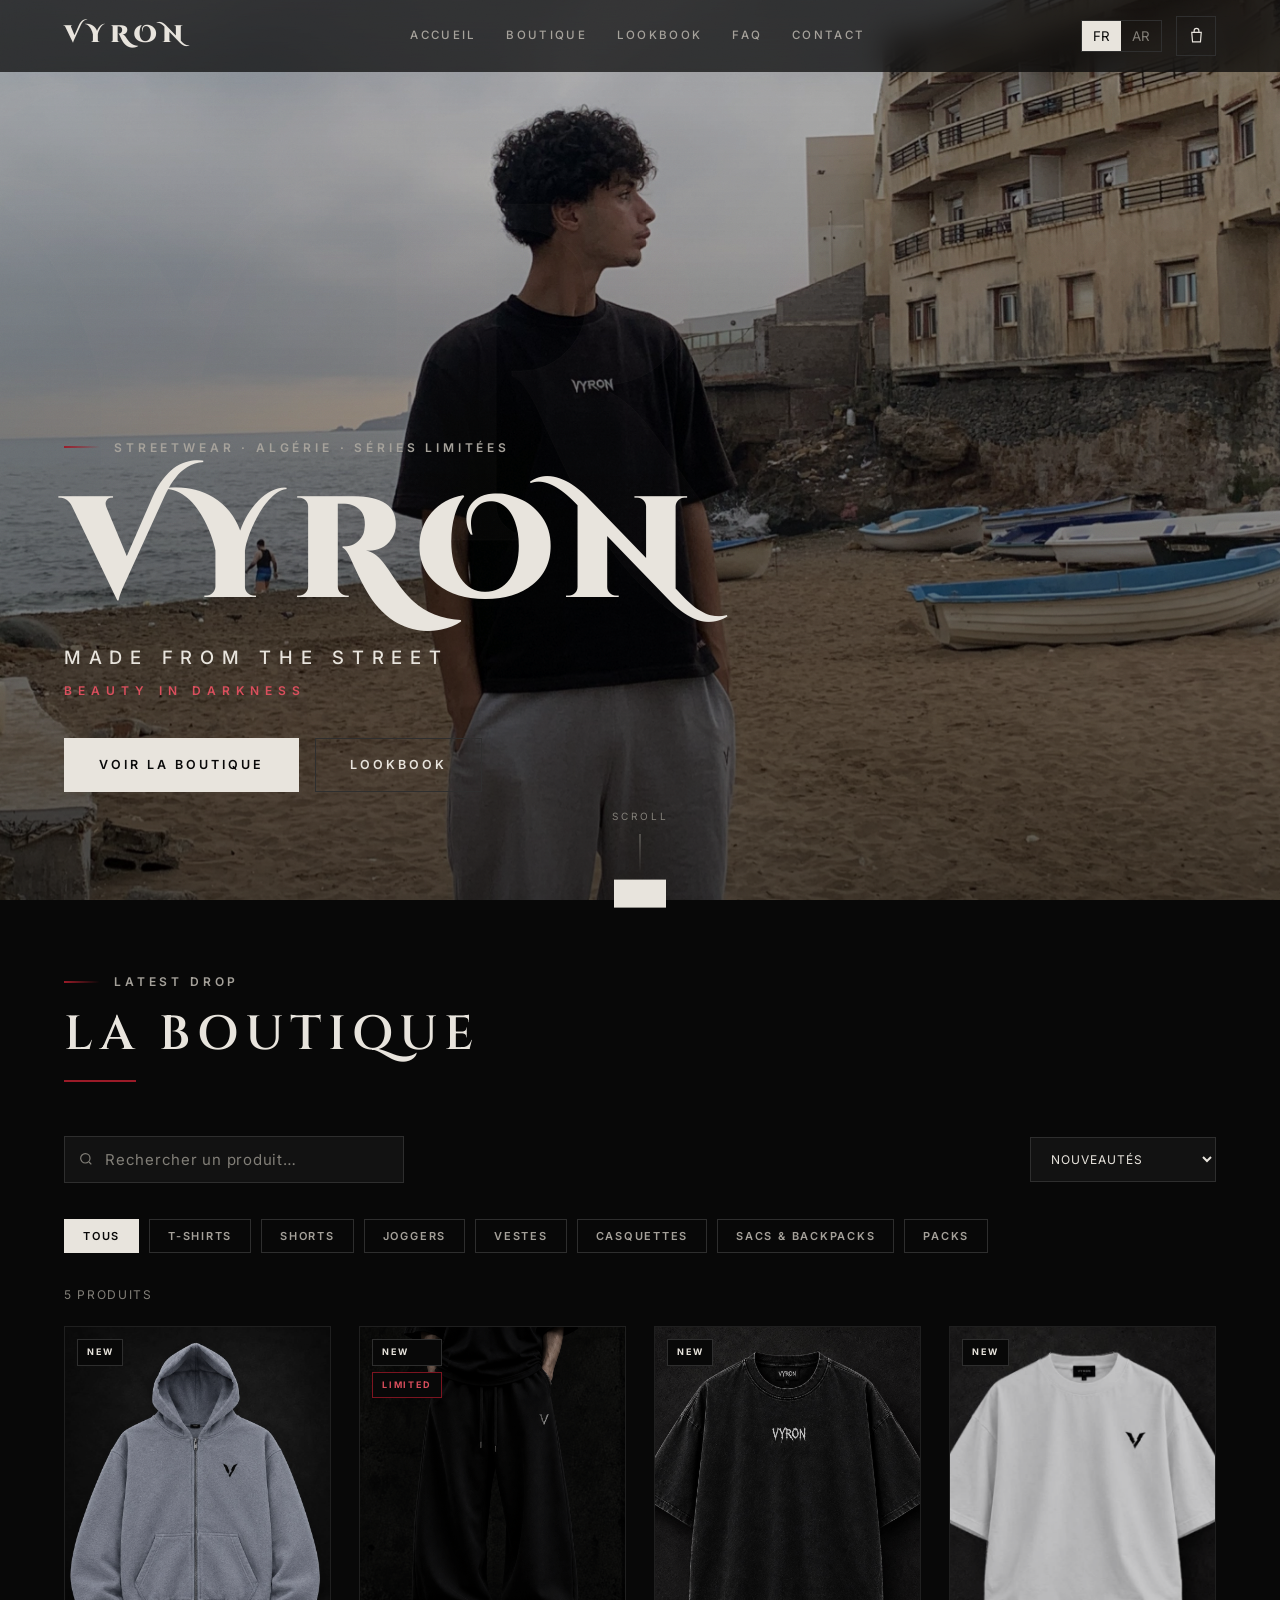
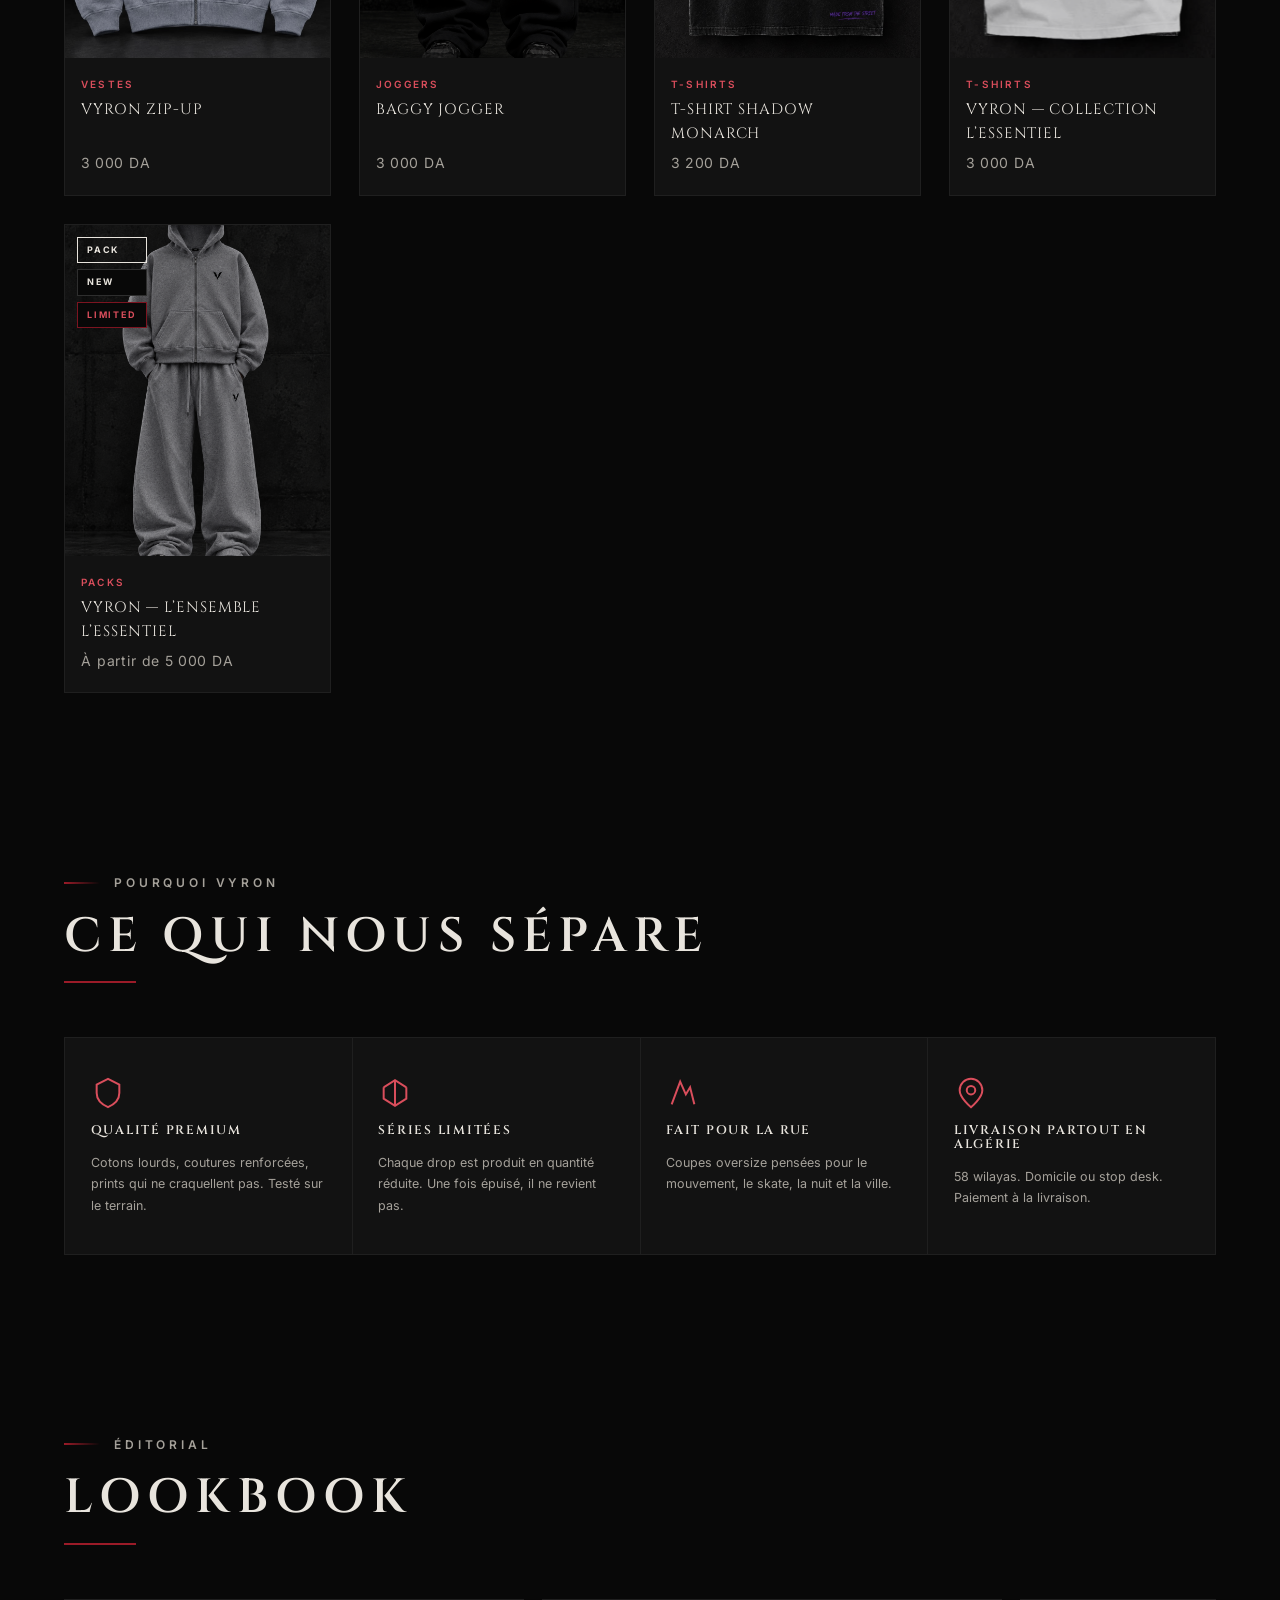
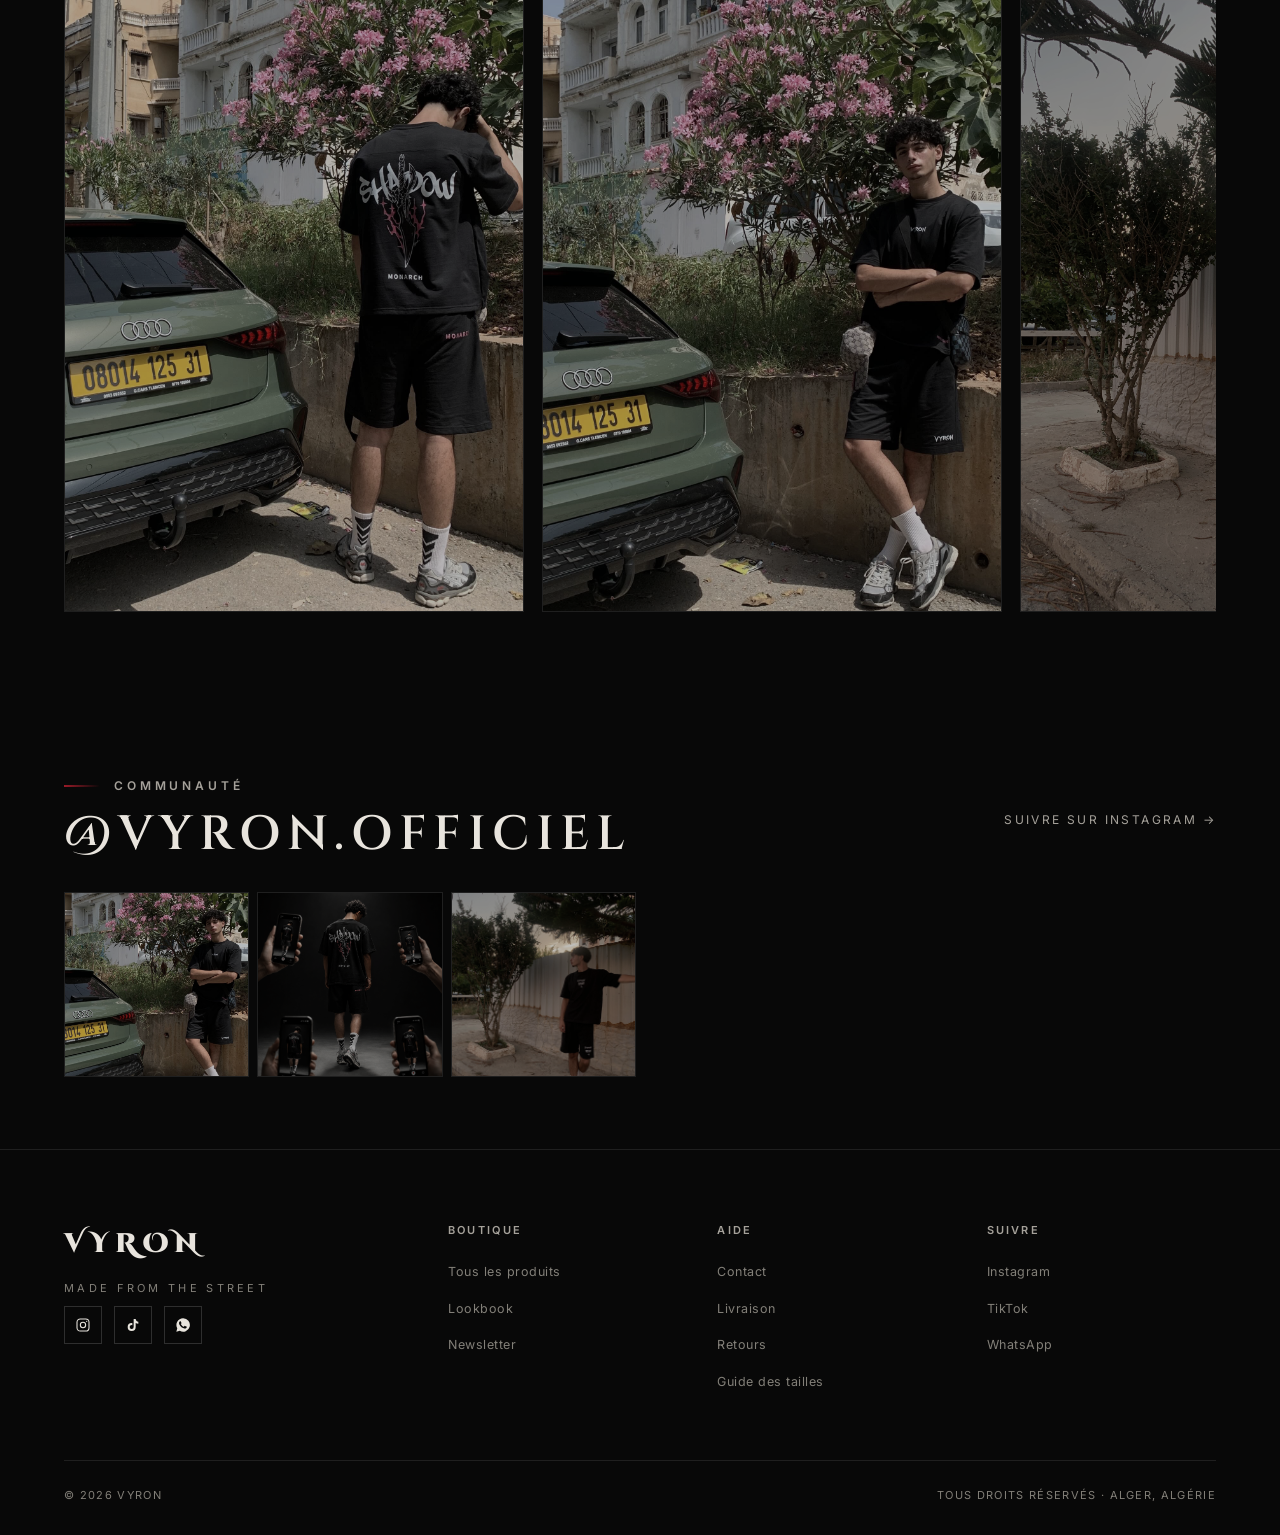
<file: index.html>
<!DOCTYPE html>
<html lang="fr" dir="ltr">
<head>
<meta charset="UTF-8" />
<meta name="viewport" content="width=device-width, initial-scale=1.0" />
<meta name="theme-color" content="#0a0a0a" />
<title>VYRON — Made From The Street</title>
<meta name="description" content="VYRON — Streetwear premium algérien. Beauty in Darkness. Séries limitées, qualité premium, livraison partout en Algérie." />

<!-- Fonts : Cinzel Decorative = logo / grands titres uniquement | Inter = tout le reste -->
<link rel="preconnect" href="https://fonts.googleapis.com" />
<link rel="preconnect" href="https://fonts.gstatic.com" crossorigin />
<link href="https://fonts.googleapis.com/css2?family=Cinzel+Decorative:wght@700;900&family=Cinzel:wght@500;600;700&family=Inter:wght@300;400;500;600;700&family=Noto+Kufi+Arabic:wght@400;600;700&display=swap" rel="stylesheet" />

<link rel="stylesheet" href="styles.css" />
</head>
<body>

<!-- ============ HEADER ============ -->
<header class="header" id="top">
  <div class="wrap">
    <a href="#top" class="logo" aria-label="VYRON — accueil">VYRON</a>

    <nav class="nav" aria-label="Navigation principale" data-nav></nav>

    <div class="header-actions">
      <div class="lang-toggle" role="group" aria-label="Choix de la langue">
        <button data-lang="fr" class="active" type="button">FR</button>
        <button data-lang="ar" type="button">AR</button>
      </div>
      <button class="icon-btn" data-open-cart type="button" aria-label="Ouvrir le panier">
        <svg viewBox="0 0 24 24" fill="none" stroke="currentColor" stroke-width="1.5" aria-hidden="true"><path d="M6 8h12l-1 12H7L6 8Z"/><path d="M9 8V6a3 3 0 0 1 6 0v2"/></svg>
        <span class="cart-badge" data-cart-count>0</span>
      </button>
      <button class="hamburger" data-toggle-menu type="button" aria-label="Ouvrir le menu" aria-expanded="false">
        <span></span><span></span><span></span>
      </button>
    </div>
  </div>
</header>

<!-- ============ MENU MOBILE ============ -->
<div class="mobile-menu" id="mobileMenu" data-mobile-nav></div>

<!-- ============ HERO ============ -->
<section class="hero" id="accueil">
  <div class="hero__bg" data-parallax></div>
  <div class="wrap hero__content">
    <p class="eyebrow" data-i18n="hero.eyebrow">Streetwear · Algérie · Séries limitées</p>
    <h1 class="display">VYRON</h1>
    <p class="tagline" data-i18n="hero.tagline">Made From The Street</p>
    <p class="subline" data-i18n="hero.subline">Beauty in Darkness</p>
    <div class="hero-cta">
      <a href="#boutique" class="btn btn--solid" data-i18n="hero.ctaShop">Voir la boutique</a>
      <a href="#lookbook" class="btn btn--ghost" data-i18n="hero.ctaLook">Lookbook</a>
    </div>
  </div>
  <div class="scroll-hint" aria-hidden="true"><span data-i18n="hero.scroll">Scroll</span></div>
</section>

<!-- ============ LATEST DROP / BOUTIQUE ============ -->
<section class="section section--tight" id="boutique">
  <div class="wrap">
    <div class="section-head reveal">
      <p class="eyebrow" data-i18n="shop.eyebrow">Latest Drop</p>
      <h2 data-i18n="shop.title">La boutique</h2>
    </div>

    <div class="shop-controls reveal">
      <div class="search-box">
        <svg viewBox="0 0 24 24" fill="none" stroke="currentColor" stroke-width="1.8" aria-hidden="true"><circle cx="11" cy="11" r="7"/><path d="m20 20-3.5-3.5"/></svg>
        <input type="search" data-search placeholder="Rechercher un produit…" aria-label="Rechercher un produit" />
      </div>
      <select class="sort-select" data-sort aria-label="Trier les produits">
        <option value="new" data-i18n="shop.sortNew">Nouveautés</option>
        <option value="price-asc" data-i18n="shop.sortAsc">Prix croissant</option>
        <option value="price-desc" data-i18n="shop.sortDesc">Prix décroissant</option>
      </select>
    </div>

    <div class="filter-pills reveal" data-filters></div>
    <p class="results-count" data-results-count></p>
    <div class="product-grid" data-product-grid></div>
    <p class="no-results" data-no-results hidden data-i18n="shop.noResults">Aucun produit ne correspond à ta recherche.</p>
  </div>
</section>

<!-- ============ WHY VYRON ============ -->
<section class="section" id="why">
  <div class="wrap">
    <div class="section-head reveal">
      <p class="eyebrow" data-i18n="why.eyebrow">Pourquoi VYRON</p>
      <h2 data-i18n="why.title">Ce qui nous sépare</h2>
    </div>
    <div class="why-grid" data-why></div>
  </div>
</section>

<!-- ============ LOOKBOOK ============ -->
<section class="section section--tight" id="lookbook">
  <div class="wrap">
    <div class="section-head reveal">
      <p class="eyebrow" data-i18n="lookbook.eyebrow">Éditorial</p>
      <h2 data-i18n="lookbook.title">Lookbook</h2>
    </div>
  </div>
  <div class="wrap">
    <div class="lookbook-scroll reveal" data-lookbook>
      
    </div>
  </div>
</section>

<!-- ============ INSTAGRAM / SOCIAL ============ -->
<section class="section section--tight" id="social">
  <div class="wrap">
    <div class="ig-head reveal">
      <div>
        <p class="eyebrow" data-i18n="ig.eyebrow">Communauté</p>
        <h2 style="margin-top:14px" data-i18n="ig.title">@vyron.officiel</h2>
      </div>
      <a href="#" data-social="instagram" target="_blank" rel="noopener" data-i18n="ig.follow">Suivre sur Instagram →</a>
    </div>
    <div class="ig-grid reveal" data-ig>
   
    </div>
  </div>
</section>



<!-- ============ FOOTER ============ -->
<footer class="footer" id="contact">
  <div class="wrap">
    <div class="footer-grid">
      <div>
        <a href="#top" class="logo">VYRON</a>
        <p class="fmot">Made From The Street</p>
        <div class="footer-social">
          <a href="#" data-social="instagram" target="_blank" rel="noopener" aria-label="Instagram">
            <svg viewBox="0 0 24 24" fill="none" stroke="currentColor" stroke-width="1.6" aria-hidden="true"><rect x="3" y="3" width="18" height="18" rx="5"/><circle cx="12" cy="12" r="4"/><circle cx="17.5" cy="6.5" r="1" fill="currentColor" stroke="none"/></svg>
          </a>
          <a href="#" data-social="tiktok" target="_blank" rel="noopener" aria-label="TikTok">
            <svg viewBox="0 0 24 24" fill="currentColor" aria-hidden="true"><path d="M16 3c.3 2.3 1.9 4 4 4.2v3c-1.5 0-2.9-.4-4-1.1V15a6 6 0 1 1-6-6c.3 0 .7 0 1 .1v3.1a3 3 0 1 0 2 2.8V3h3Z"/></svg>
          </a>
          <a href="#" data-social="whatsapp" target="_blank" rel="noopener" aria-label="WhatsApp">
            <svg viewBox="0 0 24 24" fill="currentColor" aria-hidden="true"><path d="M12 2a10 10 0 0 0-8.6 15L2 22l5.2-1.4A10 10 0 1 0 12 2Zm5.3 14.1c-.2.6-1.3 1.2-1.8 1.2-.5.1-1 .1-1.7-.1-.4-.1-1-.3-1.6-.6-2.9-1.3-4.8-4.2-4.9-4.4-.2-.2-1.2-1.6-1.2-3s.7-2.1 1-2.4c.2-.3.5-.3.7-.3h.5c.2 0 .4 0 .6.5l.8 2c.1.2.1.4 0 .5l-.4.5-.3.3c-.1.1-.3.3-.1.6.2.3.8 1.3 1.7 2.1 1.2 1 2.1 1.4 2.4 1.5.3.1.5.1.6-.1l.7-.9c.2-.3.4-.2.7-.1l2 .9c.3.1.5.2.5.4.1.1.1.7-.1 1.2Z"/></svg>
          </a>
        </div>
      </div>
      <div>
        <h4 data-i18n="footer.shop">Boutique</h4>
        <ul>
          <li><a href="#boutique" data-i18n="footer.all">Tous les produits</a></li>
          <li><a href="#lookbook" data-i18n="footer.lookbook">Lookbook</a></li>
          <li><a href="#newsletter" data-i18n="footer.newsletter">Newsletter</a></li>
        </ul>
      </div>
      <div>
        <h4 data-i18n="footer.help">Aide</h4>
        <ul>
          <li><a href="#" data-open-info="contact" data-i18n="footer.contact">Contact</a></li>
          <li><a href="#" data-open-info="shipping" data-i18n="footer.shipping">Livraison</a></li>
          <li><a href="#" data-open-info="returns" data-i18n="footer.returns">Retours</a></li>
          <li><a href="#" data-open-info="size" data-i18n="footer.size">Guide des tailles</a></li>
        </ul>
      </div>
      <div>
        <h4 data-i18n="footer.follow">Suivre</h4>
        <ul>
          <li><a href="#" data-social="instagram" target="_blank" rel="noopener">Instagram</a></li>
          <li><a href="#" data-social="tiktok" target="_blank" rel="noopener">TikTok</a></li>
          <li><a href="#" data-social="whatsapp" target="_blank" rel="noopener">WhatsApp</a></li>
        </ul>
      </div>
    </div>
    <div class="footer-bottom">
      <span>© 2026 VYRON</span>
      <span data-i18n="footer.rights">Tous droits réservés · Alger, Algérie</span>
    </div>
  </div>
</footer>

<!-- ============ OVERLAYS / PANELS ============ -->
<div class="overlay" data-overlay></div>

<!-- PANIER -->
<aside class="cart-panel" data-cart-panel aria-label="Panier" aria-hidden="true">
  <div class="cart-head">
    <h3 data-i18n="cart.title">Panier</h3>
    <button class="close-x" data-close-cart type="button" aria-label="Fermer le panier">
      <svg viewBox="0 0 24 24" width="16" height="16" fill="none" stroke="currentColor" stroke-width="1.6" aria-hidden="true"><path d="M6 6l12 12M18 6 6 18"/></svg>
    </button>
  </div>
  <div class="cart-body" data-cart-body></div>
  <div class="cart-foot" data-cart-foot hidden>
    <div class="cart-row"><span data-i18n="cart.subtotal">Sous-total</span><span data-cart-subtotal>0 DA</span></div>
    <div class="cart-row"><span data-i18n="cart.delivery">Livraison</span><span data-cart-delivery data-i18n="cart.tbd">à calculer</span></div>
    <div class="cart-row total"><span data-i18n="cart.total">Total</span><span data-cart-total>0 DA</span></div>
    <p class="cart-note" data-i18n="cart.note">Frais de livraison calculés au moment du choix de la wilaya.</p>
    <button class="btn btn--solid btn--full" data-checkout type="button" data-i18n="cart.checkout">Passer à la commande</button>
  </div>
</aside>

<!-- QUICK-VIEW -->
<div class="modal" data-modal aria-hidden="true" role="dialog" aria-modal="true" aria-label="Détail produit">
  <div class="modal__panel" data-modal-panel></div>
</div>

<!-- CHECKOUT -->
<div class="checkout-panel" data-checkout-panel aria-hidden="true" role="dialog" aria-modal="true" aria-label="Commande">
  <div class="checkout-inner">
    <div class="checkout-top">
      <span class="logo">VYRON</span>
      <button class="close-x icon-btn" data-close-checkout type="button" aria-label="Fermer la commande">
        <svg viewBox="0 0 24 24" width="16" height="16" fill="none" stroke="currentColor" stroke-width="1.6" aria-hidden="true"><path d="M6 6l12 12M18 6 6 18"/></svg>
      </button>
    </div>
    <div class="section-head">
      <p class="eyebrow" data-i18n="checkout.eyebrow">Commande · Paiement à la livraison</p>
      <h2 style="margin-top:14px" data-i18n="checkout.title">Finaliser</h2>
    </div>
    <div class="checkout-grid">
      <form class="checkout-form" data-checkout-form novalidate>
        <div class="form-section">
          <h3 data-i18n="checkout.contact">Tes coordonnées</h3>
          <div class="form-grid">
            <div class="field full">
              <label for="ck-name" data-i18n="checkout.name">Nom complet</label>
              <input type="text" id="ck-name" name="name" autocomplete="name" required />
              <span class="err" data-i18n="checkout.errName">Merci d'indiquer ton nom.</span>
            </div>
            <div class="field full">
              <label for="ck-phone" data-i18n="checkout.phone">Numéro de téléphone</label>
              <input type="tel" id="ck-phone" name="phone" inputmode="numeric" placeholder="0X XX XX XX XX" autocomplete="tel" required />
              <span class="err" data-i18n="checkout.errPhone">Numéro algérien invalide (ex : 0555 12 34 56).</span>
            </div>
          </div>
        </div>

        <div class="form-section" style="margin-top:30px">
          <h3 data-i18n="checkout.address">Adresse de livraison</h3>
          <div class="form-grid">
            <div class="field">
              <label for="ck-wilaya" data-i18n="checkout.wilaya">Wilaya</label>
              <select id="ck-wilaya" name="wilaya" required data-wilaya-select>
                <option value="" data-i18n="checkout.wilayaPlaceholder">Choisir…</option>
              </select>
              <span class="err" data-i18n="checkout.errWilaya">Choisis ta wilaya.</span>
            </div>
            <div class="field">
              <label for="ck-commune" data-i18n="checkout.commune">Commune / Ville</label>
              <input type="text" id="ck-commune" name="commune" required />
              <span class="err" data-i18n="checkout.errCommune">Indique ta commune.</span>
            </div>
            <div class="field full">
              <label for="ck-addr" data-i18n="checkout.fullAddress">Adresse complète</label>
              <textarea id="ck-addr" name="address" required placeholder="Rue, numéro, cité, point de repère…"></textarea>
              <span class="err" data-i18n="checkout.errAddress">Adresse trop courte.</span>
            </div>
          </div>

          <span class="field-label" style="margin-top:6px" data-i18n="checkout.deliveryType">Type de livraison</span>
          <div class="delivery-opts" data-delivery-opts>
            <label class="sel">
              <input type="radio" name="deliveryType" value="home" checked />
              <span class="do-t" data-i18n="checkout.home">Livraison à domicile</span>
              <span class="do-p" data-delivery-home-price>—</span>
            </label>
            <label>
              <input type="radio" name="deliveryType" value="desk" />
              <span class="do-t" data-i18n="checkout.desk">Stop Desk / Point relais</span>
              <span class="do-p" data-delivery-desk-price>—</span>
            </label>
          </div>
        </div>
      </form>

      <div class="order-summary">
        <h3 data-i18n="checkout.summary">Récapitulatif</h3>
        <div data-checkout-lines></div>
        <div class="os-tot"><span data-i18n="cart.subtotal">Sous-total</span><span data-ck-subtotal>0 DA</span></div>
        <div class="os-tot"><span data-i18n="cart.delivery">Livraison</span><span data-ck-delivery data-i18n="cart.tbd">à calculer</span></div>
        <div class="os-tot grand"><span data-i18n="cart.total">Total</span><span data-ck-total>0 DA</span></div>
        <div class="checkout-actions">
          <button class="btn btn--solid btn--full" data-submit-order type="button" data-i18n="checkout.confirm">Confirmer la commande</button>
          <button class="btn btn--wa btn--full" data-wa-checkout type="button" data-i18n="checkout.whatsapp">Commander via WhatsApp</button>
        </div>
        <p class="cod-note" data-i18n="checkout.codNote">Paiement à la livraison (Cash on Delivery). Notre équipe te contacte pour confirmer avant expédition.</p>
      </div>
    </div>
  </div>
</div>

<!-- CONFIRMATION -->
<div class="confirm-modal" data-confirm aria-hidden="true" role="dialog" aria-modal="true" aria-label="Commande confirmée">
  <div class="confirm-panel" data-confirm-panel></div>
</div>

<!-- INFO MODAL (contact / livraison / retours / tailles) -->
<div class="modal" data-info-modal aria-hidden="true" role="dialog" aria-modal="true">
  <div class="modal__panel" style="max-width:560px">
    <button class="modal__close" data-close-info type="button" aria-label="Fermer">
      <svg viewBox="0 0 24 24" width="16" height="16" fill="none" stroke="currentColor" stroke-width="1.6" aria-hidden="true"><path d="M6 6l12 12M18 6 6 18"/></svg>
    </button>
    <div style="padding:clamp(28px,5vw,44px)" data-info-body></div>
  </div>
</div>

<!-- TOAST -->
<div class="toast" data-toast role="status" aria-live="polite"></div>

<!-- Catalogue produits (généré par admin.html) — doit être chargé AVANT script.js -->
<script src="products-data.js" defer></script>
<script src="script.js" defer></script>
</body>
</html>
</file>
<file: styles.css>
/* =====================================================================
   VYRON — FEUILLE DE STYLE
   Sommaire :
   1. Variables (couleurs, espacements, typo)
   2. Reset & base
   3. Texture grain + utilitaires
   4. Typographie
   5. Boutons
   6. Header / Navigation / Menu mobile
   7. Hero
   8. Filtres / Recherche / Tri
   9. Grille produits + cartes
   10. Quick-view (modal produit)
   11. Panier (slide-in)
   12. Checkout / Confirmation
   13. Why VYRON
   14. Lookbook
   15. Instagram / Social
   16. Newsletter
   17. Footer
   18. Animations au scroll
   19. Responsive
   ===================================================================== */

/* ---------- 1. VARIABLES ---------- */
:root{
  color-scheme: dark; /* contrôles natifs du navigateur (select, scrollbar, autofill…) en sombre */

  --black:#080808;
  --charcoal:#121212;
  --charcoal-2:#1a1a1a;
  --charcoal-3:#242424;
  --line:#2e2e2e;
  --line-soft:#1f1f1f;
  --off-white:#e8e4dd;
  --off-white-dim:#a5a19a;
  --muted:#827f78;          /* gris tamisé — éclairci pour rester lisible (contraste AA) sur fond noir/charbon */
  --blood:#7c1420;          /* rouge sang foncé — usage rare (fonds, bordures) */
  --blood-bright:#9b1b28;   /* hover (fonds de boutons/bordures, jamais du texte) */
  --blood-text:#da4e5c;     /* même rouge, éclairci pour le TEXTE sur fond sombre (WCAG AA ≥ 4.5:1) */
  --blood-glow:rgba(155,27,40,.35);

  --font-display:"Cinzel Decorative", "Cinzel", serif;
  --font-title:"Cinzel", serif;
  --font-body:"Inter", "Noto Kufi Arabic", system-ui, -apple-system, "Segoe UI", sans-serif;

  --maxw:1280px;
  --pad:clamp(20px, 5vw, 64px);
  --header-h:72px;

  /* Rythme vertical — une seule échelle pour toutes les sections */
  --space-section:clamp(84px, 12vh, 132px);
  --space-section-tight:clamp(60px, 8vh, 92px);
  --space-head:clamp(40px, 6vh, 66px);

  --ease:cubic-bezier(.22,1,.36,1);
  --shadow-soft:0 20px 60px -20px rgba(0,0,0,.8);
  --shadow-card:0 10px 40px -12px rgba(0,0,0,.7);
}

/* Police arabe quand dir=rtl */
html[dir="rtl"] body{ --font-body:"Noto Kufi Arabic", "Inter", system-ui, sans-serif; }

/* ---------- 2. RESET & BASE ---------- */
*,*::before,*::after{ box-sizing:border-box; margin:0; padding:0; }
html{
  scroll-behavior:smooth; scroll-padding-top:var(--header-h); -webkit-text-size-adjust:100%;
  scrollbar-width:thin; scrollbar-color:var(--charcoal-3) var(--black);
}
body{
  background:var(--black);
  color:var(--off-white);
  font-family:var(--font-body);
  font-weight:400;
  line-height:1.6;
  overflow-x:hidden;
  -webkit-font-smoothing:antialiased;
}

/* Scrollbar sombre et fine, cohérente partout (page + panneaux + lookbook) */
::-webkit-scrollbar{ width:10px; height:10px; }
::-webkit-scrollbar-track{ background:var(--black); }
::-webkit-scrollbar-thumb{ background:var(--charcoal-3); border:2px solid var(--black); }
::-webkit-scrollbar-thumb:hover{ background:var(--line); }
body.no-scroll{ overflow:hidden; }
img{ max-width:100%; display:block; }
a{ color:inherit; text-decoration:none; }
button{ font-family:inherit; cursor:pointer; color:inherit; background:none; border:none; }
input,select,textarea{ font-family:inherit; font-size:15px; }
ul{ list-style:none; }
::selection{ background:var(--blood); color:var(--off-white); }

/* Focus visible accessible */
:focus-visible{ outline:2px solid var(--blood-bright); outline-offset:3px; }

/* Contrôles natifs du navigateur : forcer le sombre même quand le CSS ne peut pas
   tout styler (liste déroulante ouverte d'un <select>, auto-remplissage des <input>). */
select{ color-scheme: dark; }
option{ background-color:var(--charcoal); color:var(--off-white); }
input:-webkit-autofill,
input:-webkit-autofill:hover,
input:-webkit-autofill:focus{
  -webkit-text-fill-color:var(--off-white);
  -webkit-box-shadow:0 0 0 1000px var(--charcoal-2) inset;
  transition:background-color 9999s ease-in-out 0s; /* empêche le flash blanc de l'autofill */
}

/* ---------- 3. TEXTURE GRAIN + UTILITAIRES ---------- */
body::after{
  content:"";
  position:fixed; inset:0;
  z-index:9999;
  pointer-events:none;
  opacity:.05;
  mix-blend-mode:overlay;
  background-image:url("data:image/svg+xml,%3Csvg xmlns='http://www.w3.org/2000/svg' width='140' height='140'%3E%3Cfilter id='n'%3E%3CfeTurbulence type='fractalNoise' baseFrequency='0.85' numOctaves='3' stitchTiles='stitch'/%3E%3C/filter%3E%3Crect width='100%25' height='100%25' filter='url(%23n)'/%3E%3C/svg%3E");
}
.wrap{ max-width:var(--maxw); margin:0 auto; padding-left:var(--pad); padding-right:var(--pad); }
.section{ padding:var(--space-section) 0; position:relative; }
.section--tight{ padding:var(--space-section-tight) 0; }
.eyebrow{
  font-family:var(--font-body);
  font-size:12px; letter-spacing:.32em; text-transform:uppercase;
  color:var(--off-white-dim); font-weight:600;
  display:flex; align-items:center; gap:14px;
}
.eyebrow::before{
  content:""; width:36px; height:2px; flex-shrink:0;
  background:linear-gradient(90deg, var(--blood-bright), transparent);
}
html[dir="rtl"] .eyebrow::before{ background:linear-gradient(270deg, var(--blood-bright), transparent); }
.section-head{ margin-bottom:var(--space-head); }
.section-head h2{
  margin-top:18px;
  position:relative; display:inline-block; padding-bottom:20px;
}
.section-head h2::after{
  content:""; position:absolute; left:0; bottom:0;
  width:72px; height:2px; background:var(--blood-bright);
}
html[dir="rtl"] .section-head h2::after{ left:auto; right:0; }
.divider{ width:100%; height:1px; background:var(--line-soft); }
.text-blood{ color:var(--blood-text); }
.sr-only{ position:absolute; width:1px; height:1px; padding:0; margin:-1px; overflow:hidden; clip:rect(0 0 0 0); white-space:nowrap; border:0; }

/* ---------- 4. TYPOGRAPHIE ---------- */
h1,h2,h3{ font-family:var(--font-title); font-weight:600; line-height:1.1; letter-spacing:.04em; }
.display{
  font-family:var(--font-display);
  font-weight:900;
  letter-spacing:.08em;
  text-transform:uppercase;
}
h1.display{ font-size:clamp(3.4rem, 13vw, 9rem); }
h2{ font-size:clamp(1.9rem, 4.5vw, 3rem); text-transform:uppercase; letter-spacing:.14em; }
h3{ font-size:clamp(1.1rem,2.2vw,1.4rem); letter-spacing:.12em; text-transform:uppercase; }
.lead{ font-size:clamp(1rem,1.5vw,1.15rem); color:var(--off-white-dim); max-width:52ch; }
html[dir="rtl"] h1,html[dir="rtl"] h2,html[dir="rtl"] h3{ letter-spacing:0; font-family:var(--font-body); font-weight:700; }
html[dir="rtl"] .display{ font-family:var(--font-body); font-weight:700; letter-spacing:0; }

/* ---------- 5. BOUTONS ---------- */
.btn{
  --bg:transparent;
  display:inline-flex; align-items:center; justify-content:center; gap:12px;
  padding:16px 34px;
  font-size:12.5px; font-weight:600; letter-spacing:.24em; text-transform:uppercase;
  border:1px solid var(--line);
  background:var(--bg);
  color:var(--off-white);
  transition:background .35s var(--ease), border-color .35s var(--ease), color .35s var(--ease), transform .2s var(--ease);
  position:relative; overflow:hidden;
}
/* Reflet qui balaie le bouton au survol */
.btn::after{
  content:""; position:absolute; top:0; bottom:0; left:-140%;
  width:55%;
  background:linear-gradient(100deg, transparent, rgba(255,255,255,.16), transparent);
  transform:skewX(-20deg);
  transition:left .6s var(--ease);
  pointer-events:none;
}
.btn:hover::after{ left:150%; }
html[dir="rtl"] .btn::after{ left:auto; right:-140%; transition:right .6s var(--ease); }
html[dir="rtl"] .btn:hover::after{ right:150%; }
.btn--solid::after{ background:linear-gradient(100deg, transparent, rgba(0,0,0,.12), transparent); }

.btn:hover{ border-color:var(--blood-bright); background:var(--blood); color:#fff; }
.btn:active{ transform:translateY(1px); }
.btn--solid{ background:var(--off-white); color:var(--black); border-color:var(--off-white); }
.btn--solid:hover{ background:var(--blood); border-color:var(--blood-bright); color:#fff; }
.btn--blood{ background:var(--blood); border-color:var(--blood); color:#fff; }
.btn--blood:hover{ background:var(--blood-bright); border-color:var(--blood-bright); }
.btn--ghost{ border-color:var(--line); }
.btn--wa{ background:#0f2f22; border-color:#1c5a3f; color:#d6f5e6; }
.btn--wa:hover{ background:#12563b; border-color:#1c5a3f; color:#fff; }
.btn--sm{ padding:12px 22px; font-size:11px; letter-spacing:.18em; }
.btn--full{ width:100%; }
.btn:disabled{ opacity:.35; cursor:not-allowed; }
.btn:disabled:hover{ background:var(--bg); border-color:var(--line); color:var(--off-white); }

/* ---------- 6. HEADER / NAV / MENU MOBILE ---------- */
.header{
  position:fixed; top:0; left:0; right:0; z-index:1000;
  height:var(--header-h);
  display:flex; align-items:center;
  background:rgba(8,8,8,.72);
  backdrop-filter:blur(14px);
  border-bottom:1px solid transparent;
  transition:background .4s var(--ease), border-color .4s var(--ease), height .4s var(--ease);
}
.header.scrolled{ background:rgba(8,8,8,.94); border-bottom-color:var(--line-soft); }
.header .wrap{ display:flex; align-items:center; justify-content:space-between; width:100%; gap:24px; }
.logo{
  font-family:var(--font-display); font-weight:900;
  font-size:1.5rem; letter-spacing:.24em;
  color:var(--off-white);
  padding-right:.24em;
}
.logo:hover{ color:var(--off-white); }
.nav{ display:flex; align-items:center; gap:30px; }
.nav a{
  font-size:11.5px; letter-spacing:.2em; text-transform:uppercase; font-weight:500;
  color:var(--off-white-dim);
  position:relative; padding:6px 0;
  transition:color .3s var(--ease);
}
.nav a::after{
  content:""; position:absolute; left:0; bottom:0; width:0; height:1px;
  background:var(--blood-bright); transition:width .3s var(--ease);
}
.nav a:hover{ color:var(--off-white); }
.nav a:hover::after{ width:100%; }

.header-actions{ display:flex; align-items:center; gap:14px; }
.lang-toggle{
  display:flex; align-items:center;
  border:1px solid var(--line); font-size:11px; letter-spacing:.12em; font-weight:600;
}
.lang-toggle button{ padding:7px 11px; color:var(--muted); transition:color .25s, background .25s; }
.lang-toggle button.active{ background:var(--off-white); color:var(--black); }
.icon-btn{
  position:relative; width:40px; height:40px;
  display:flex; align-items:center; justify-content:center;
  border:1px solid var(--line);
  transition:border-color .3s var(--ease), background .3s var(--ease);
}
.icon-btn:hover{ border-color:var(--blood-bright); }
.icon-btn svg{ width:19px; height:19px; }
.cart-badge{
  position:absolute; top:-8px; right:-8px;
  min-width:19px; height:19px; padding:0 5px;
  background:var(--blood); color:#fff;
  font-size:10px; font-weight:700; letter-spacing:0;
  display:flex; align-items:center; justify-content:center;
  border-radius:2px;
  transform:scale(0); transition:transform .3s var(--ease);
}
.cart-badge.show{ transform:scale(1); }

.hamburger{ display:none; width:40px; height:40px; flex-direction:column; align-items:center; justify-content:center; gap:5px; border:1px solid var(--line); }
.hamburger span{ display:block; width:18px; height:1.5px; background:var(--off-white); transition:transform .35s var(--ease), opacity .3s var(--ease); }
body.menu-open .hamburger span:nth-child(1){ transform:translateY(6.5px) rotate(45deg); }
body.menu-open .hamburger span:nth-child(2){ opacity:0; }
body.menu-open .hamburger span:nth-child(3){ transform:translateY(-6.5px) rotate(-45deg); }

/* Menu mobile plein écran */
.mobile-menu{
  position:fixed; inset:0; z-index:999;
  background:var(--black);
  display:flex; flex-direction:column; justify-content:center;
  padding:var(--pad);
  transform:translateY(-100%);
  transition:transform .5s var(--ease);
  visibility:hidden;
}
body.menu-open .mobile-menu{ transform:translateY(0); visibility:visible; }
.mobile-menu a{
  font-family:var(--font-title);
  font-size:clamp(1.5rem,7vw,2.4rem); letter-spacing:.14em; text-transform:uppercase;
  color:var(--off-white-dim); padding:14px 0;
  border-bottom:1px solid var(--line-soft);
  transition:color .3s var(--ease), padding-left .3s var(--ease);
}
html[dir="rtl"] .mobile-menu a{ transition:color .3s var(--ease), padding-right .3s var(--ease); }
.mobile-menu a:hover,.mobile-menu a:active{ color:var(--off-white); padding-left:12px; }
html[dir="rtl"] .mobile-menu a:hover{ padding-left:0; padding-right:12px; }
.mobile-menu .mm-foot{ margin-top:36px; display:flex; gap:20px; font-size:12px; letter-spacing:.2em; color:var(--muted); }

/* Overlay générique */
.overlay{
  position:fixed; inset:0; z-index:1100;
  background:rgba(0,0,0,.7);
  backdrop-filter:blur(3px);
  opacity:0; visibility:hidden;
  transition:opacity .4s var(--ease), visibility .4s var(--ease);
}
.overlay.show{ opacity:1; visibility:visible; }

/* ---------- 7. HERO ---------- */
/* Fond composé de plusieurs couches, du plus profond au plus proche :
   (0) .hero__bg  : photo de fond (déplacée par le parallax JS)
   (1) .hero::before : watermark "VYRON" géant très discret
   (1) .hero::after  : overlay sombre (dégradé haut → bas) pour la lisibilité du texte
   (2) .hero__content : le texte
   + le grain global (body::after) par-dessus tout. */
.hero{
  min-height:100vh; min-height:100svh;
  position:relative; isolation:isolate;
  display:flex; align-items:flex-end;
  padding-bottom:clamp(60px,12vh,120px);
  overflow:hidden;
}
.hero__bg{
  position:absolute; inset:0; z-index:0;
  background-image: url('assets/background/bg2.jpg');
  background-size: cover;
  background-position: 60% top;
  transform:scale(1.08);
  will-change:transform;
}
/* Watermark "VYRON" géant en arrière-plan */
.hero::before{
  content:"VYRON";
  position:absolute; left:50%; top:44%; z-index:1;
  transform:translate(-50%,-50%);
  font-family:var(--font-display); font-weight:900;
  font-size:min(40vw, 30rem); line-height:1;
  letter-spacing:.05em; white-space:nowrap;
  color:rgba(232,228,221,.035);
  -webkit-text-stroke:1px rgba(232,228,221,.03);
  pointer-events:none; user-select:none;
}
/* Overlay sombre sur la photo, pour la lisibilité du texte */
.hero::after{
  content:""; position:absolute; inset:0; z-index:1;
  pointer-events:none;
  background: linear-gradient(to bottom, rgba(0,0,0,0.2) 0%, rgba(0,0,0,0.65) 100%);
}
@keyframes heroDrift{
  0%,100%{ transform:translate3d(-3%,-2%,0) scale(1); }
  50%    { transform:translate3d(4%,3%,0)  scale(1.14); }
}
.hero__content{ position:relative; z-index:2; width:100%; }

/* Entrée en cascade du contenu au chargement de la page */
@keyframes heroRise{ from{ opacity:0; transform:translateY(20px); } to{ opacity:1; transform:translateY(0); } }
.hero__content > *{ animation:heroRise .95s var(--ease) both; }
.hero__content > .eyebrow{ animation-delay:.15s; }
.hero__content > h1{ animation-delay:.30s; }
.hero__content > .tagline{ animation-delay:.50s; }
.hero__content > .subline{ animation-delay:.62s; }
.hero__content > .hero-cta{ animation-delay:.78s; }
/* L'indice de scroll est centré via translateX(-50%) : on ne l'anime qu'en opacité */
@keyframes heroFade{ from{ opacity:0; } to{ opacity:1; } }
.scroll-hint{ animation:heroFade 1s var(--ease) both 1.1s; }

.hero h1{ margin:18px 0 10px; }
.hero .tagline{
  font-family:var(--font-body);
  font-size:clamp(.95rem,2vw,1.15rem); letter-spacing:.42em; text-transform:uppercase;
  color:var(--off-white); font-weight:500;
}
.hero .subline{
  font-size:12px; letter-spacing:.5em; text-transform:uppercase;
  color:var(--blood-text); font-weight:600; margin-top:8px;
}
.hero .hero-cta{ margin-top:38px; display:flex; gap:16px; flex-wrap:wrap; }
.scroll-hint{
  position:absolute; bottom:26px; left:50%; transform:translateX(-50%);
  z-index:2; font-size:10px; letter-spacing:.3em; text-transform:uppercase; color:var(--muted);
  display:flex; flex-direction:column; align-items:center; gap:10px;
}
.scroll-hint::after{ content:""; width:1px; height:40px; background:linear-gradient(var(--muted),transparent); animation:scrollpulse 2s var(--ease) infinite; }
@keyframes scrollpulse{ 0%{ transform:scaleY(.2); transform-origin:top; } 50%{ transform:scaleY(1); transform-origin:top; } 50.1%{ transform-origin:bottom; } 100%{ transform:scaleY(.2); transform-origin:bottom; } }

/* ---------- 8. FILTRES / RECHERCHE / TRI ---------- */
.shop-controls{
  display:flex; flex-wrap:wrap; gap:16px; align-items:center; justify-content:space-between;
  margin-bottom:36px;
}
.search-box{ position:relative; flex:1; min-width:220px; max-width:340px; }
.search-box svg{ position:absolute; top:50%; left:14px; transform:translateY(-50%); width:16px; height:16px; color:var(--muted); }
html[dir="rtl"] .search-box svg{ left:auto; right:14px; }
.search-box input{
  width:100%; padding:13px 14px 13px 40px;
  background:var(--charcoal); border:1px solid var(--line); color:var(--off-white);
  letter-spacing:.05em;
}
html[dir="rtl"] .search-box input{ padding:13px 40px 13px 14px; }
.search-box input::placeholder{ color:var(--muted); }
.search-box input:focus{ border-color:var(--blood-bright); outline:none; }
.sort-select{
  padding:13px 16px; background:var(--charcoal); border:1px solid var(--line);
  color:var(--off-white); letter-spacing:.08em; text-transform:uppercase; font-size:12px;
}
.sort-select:focus{ border-color:var(--blood-bright); outline:none; }

.filter-pills{ display:flex; flex-wrap:wrap; gap:10px; margin-bottom:32px; }
.pill{
  padding:9px 18px; font-size:11px; letter-spacing:.16em; text-transform:uppercase; font-weight:600;
  border:1px solid var(--line); color:var(--off-white-dim);
  transition:all .3s var(--ease);
}
.pill:hover{ border-color:var(--off-white-dim); color:var(--off-white); }
.pill.active{ background:var(--off-white); color:var(--black); border-color:var(--off-white); }

.results-count{ font-size:12px; letter-spacing:.14em; color:var(--muted); margin-bottom:22px; text-transform:uppercase; }
.no-results{ padding:60px 0; text-align:center; color:var(--muted); letter-spacing:.1em; }

/* ---------- 9. GRILLE PRODUITS + CARTES ---------- */
.product-grid{
  display:grid;
  grid-template-columns:repeat(auto-fill, minmax(255px,1fr));
  gap:clamp(16px,2.2vw,30px);
}
.card{
  background:var(--charcoal);
  border:1px solid var(--line-soft);
  display:flex; flex-direction:column;
  transition:border-color .5s var(--ease), transform .5s var(--ease), box-shadow .5s var(--ease);
  position:relative;
}
.card:hover{
  border-color:var(--line);
  transform:translateY(-6px);
  box-shadow:0 26px 54px -26px rgba(0,0,0,.8);
}
/* Filet sang en tête de carte, cohérent avec les pièces phares */
.card::after{
  content:""; position:absolute; top:0; left:0; z-index:4;
  width:100%; height:2px; background:var(--blood-bright);
  transform:scaleX(0); transform-origin:left;
  transition:transform .5s var(--ease);
}
html[dir="rtl"] .card::after{ transform-origin:right; }
.card:hover::after{ transform:scaleX(1); }
.card.is-out:hover::after{ transform:scaleX(0); }
.card__media{ position:relative; aspect-ratio:4/5; overflow:hidden; background:var(--charcoal-2); }
.card__media img{
  width:100%; height:100%; object-fit:cover;
  filter:grayscale(.3) brightness(.8);
  transition:transform 1s var(--ease), filter .6s var(--ease), opacity .4s var(--ease);
}
.card:hover .card__media img{ transform:scale(1.06); filter:grayscale(0) brightness(.92); }
.badges{ position:absolute; top:12px; left:12px; display:flex; flex-direction:column; gap:6px; z-index:2; }
html[dir="rtl"] .badges{ left:auto; right:12px; }
.badge{
  font-size:9px; letter-spacing:.2em; text-transform:uppercase; font-weight:700;
  padding:5px 9px; background:var(--black); color:var(--off-white); border:1px solid var(--line);
}
.badge--new{ color:var(--off-white); }
.badge--limited{ color:var(--blood-text); border-color:var(--blood); }
.badge--out{ color:var(--muted); }
.card__quick{
  position:absolute; left:0; right:0; bottom:0; z-index:3;
  padding:12px;
  transform:translateY(101%); transition:transform .4s var(--ease);
}
.card:hover .card__quick, .card:focus-within .card__quick{ transform:translateY(0); }
.card__body{ padding:18px 16px 20px; display:flex; flex-direction:column; gap:6px; flex:1; }
.card__cat{ font-size:10px; letter-spacing:.22em; text-transform:uppercase; color:var(--blood-text); font-weight:600; }
.card__name{ font-family:var(--font-title); font-size:15px; letter-spacing:.06em; text-transform:uppercase; color:var(--off-white); }
html[dir="rtl"] .card__name{ font-family:var(--font-body); font-weight:600; }
.card__price{ margin-top:auto; font-size:14px; letter-spacing:.06em; color:var(--off-white-dim); }
.card__price .da{ font-size:11px; color:var(--muted); }
.card.is-out .card__media img{ filter:grayscale(1) brightness(.4); }

/* ---------- 10. QUICK-VIEW (MODAL PRODUIT) ---------- */
.modal{
  position:fixed; inset:0; z-index:1200;
  display:flex; align-items:center; justify-content:center;
  padding:clamp(12px,4vw,40px);
  opacity:0; visibility:hidden;
  transition:opacity .35s var(--ease), visibility .35s var(--ease);
}
.modal.show{ opacity:1; visibility:visible; }
.modal__panel{
  background:var(--charcoal); border:1px solid var(--line);
  width:100%; max-width:940px; max-height:90vh; overflow-y:auto;
  position:relative;
  transform:translateY(24px) scale(.98);
  transition:transform .4s var(--ease);
  box-shadow:var(--shadow-soft);
}
.modal.show .modal__panel{ transform:translateY(0) scale(1); }
.modal__close{
  position:absolute; top:14px; right:14px; z-index:5;
  width:38px; height:38px; display:flex; align-items:center; justify-content:center;
  background:var(--black); border:1px solid var(--line);
}
html[dir="rtl"] .modal__close{ right:auto; left:14px; }
.modal__close:hover{ border-color:var(--blood-bright); }
.qv{ display:grid; grid-template-columns:1fr 1fr; }
.qv__gallery{ background:var(--charcoal-2); padding:20px; display:flex; flex-direction:column; gap:12px; }
.qv__main{ aspect-ratio:4/5; overflow:hidden; background:var(--charcoal); }
.qv__main img{ width:100%; height:100%; object-fit:cover; filter:grayscale(.15) brightness(.9); }
.qv__thumbs{ display:flex; gap:8px; }
.qv__thumbs button{ width:60px; height:72px; overflow:hidden; border:1px solid var(--line); opacity:.55; transition:opacity .25s, border-color .25s; }
.qv__thumbs button.active{ opacity:1; border-color:var(--blood-bright); }
.qv__thumbs img{ width:100%; height:100%; object-fit:cover; }
.qv__info{ padding:clamp(22px,3vw,34px); display:flex; flex-direction:column; gap:14px; }
.qv__info .cat{ font-size:10px; letter-spacing:.24em; text-transform:uppercase; color:var(--blood-text); font-weight:600; }
.qv__info h3{ font-family:var(--font-title); font-size:clamp(1.3rem,3vw,1.7rem); }
.qv__price{ font-size:1.3rem; color:var(--off-white); letter-spacing:.04em; }
.qv__price .da{ font-size:.8rem; color:var(--muted); }
.qv__stock{ font-size:11px; letter-spacing:.16em; text-transform:uppercase; font-weight:600; }
.qv__stock.in{ color:#4a8f6b; }
.qv__stock.out{ color:var(--blood-text); }
.qv__desc{ font-size:14px; color:var(--off-white-dim); line-height:1.7; }
.field-label{ font-size:11px; letter-spacing:.18em; text-transform:uppercase; color:var(--off-white-dim); font-weight:600; margin-bottom:9px; display:block; }
.size-row{ display:flex; gap:8px; flex-wrap:wrap; }
.size-btn{
  min-width:44px; padding:11px 12px; border:1px solid var(--line); color:var(--off-white-dim);
  font-size:12px; letter-spacing:.08em; font-weight:600;
  transition:all .25s var(--ease);
}
.size-btn:hover{ border-color:var(--off-white-dim); color:var(--off-white); }
.size-btn.active{ background:var(--off-white); color:var(--black); border-color:var(--off-white); }
.size-error{ color:var(--blood-text); font-size:11px; letter-spacing:.08em; margin-top:8px; display:none; }
.size-error.show{ display:block; }
.qty-row{ display:flex; align-items:center; border:1px solid var(--line); width:fit-content; }
.qty-row button{ width:42px; height:42px; font-size:18px; color:var(--off-white); transition:background .2s; }
.qty-row button:hover{ background:var(--charcoal-3); }
.qty-row span{ width:50px; text-align:center; font-size:14px; font-weight:600; }
.accordion{ border-top:1px solid var(--line-soft); }
.accordion button{
  width:100%; display:flex; justify-content:space-between; align-items:center;
  padding:15px 0; font-size:11.5px; letter-spacing:.16em; text-transform:uppercase; font-weight:600;
  color:var(--off-white);
}
.accordion button .plus{ transition:transform .3s var(--ease); }
.accordion.open button .plus{ transform:rotate(45deg); }
.accordion__body{ max-height:0; overflow:hidden; transition:max-height .4s var(--ease); }
.accordion.open .accordion__body{ max-height:320px; }
.accordion__body p{ font-size:13px; color:var(--off-white-dim); padding-bottom:16px; line-height:1.7; }
.qv__actions{ display:flex; flex-direction:column; gap:10px; margin-top:6px; }

.related{ padding:clamp(22px,3vw,34px); border-top:1px solid var(--line-soft); }
.related h4{ font-size:12px; letter-spacing:.2em; text-transform:uppercase; color:var(--off-white-dim); margin-bottom:18px; font-weight:600; }
.related-grid{ display:grid; grid-template-columns:repeat(4,1fr); gap:12px; }
.related-card{ cursor:pointer; }
.related-card .rc-media{ aspect-ratio:4/5; overflow:hidden; background:var(--charcoal-2); border:1px solid var(--line-soft); }
.related-card img{ width:100%; height:100%; object-fit:cover; filter:grayscale(.3) brightness(.8); transition:transform .5s var(--ease); }
.related-card:hover img{ transform:scale(1.05); }
.related-card p{ font-size:11px; letter-spacing:.06em; margin-top:8px; color:var(--off-white-dim); text-transform:uppercase; }
.related-card span{ font-size:11px; color:var(--muted); }

/* ---------- 11. PANIER (SLIDE-IN) ---------- */
.cart-panel{
  position:fixed; top:0; right:0; bottom:0; z-index:1200;
  width:min(440px, 100vw);
  background:var(--charcoal); border-left:1px solid var(--line);
  display:flex; flex-direction:column;
  transform:translateX(100%);
  transition:transform .45s var(--ease);
}
html[dir="rtl"] .cart-panel{ right:auto; left:0; border-left:none; border-right:1px solid var(--line); transform:translateX(-100%); }
.cart-panel.show{ transform:translateX(0); }
.cart-head{ display:flex; align-items:center; justify-content:space-between; padding:22px var(--pad); border-bottom:1px solid var(--line-soft); }
.cart-head h3{ font-size:14px; letter-spacing:.2em; }
.cart-head .close-x{ width:34px; height:34px; display:flex; align-items:center; justify-content:center; border:1px solid var(--line); }
.cart-head .close-x:hover{ border-color:var(--blood-bright); }
.cart-body{ flex:1; overflow-y:auto; padding:14px var(--pad); }
.cart-empty{ text-align:center; padding:80px 0; color:var(--muted); letter-spacing:.12em; display:flex; flex-direction:column; gap:20px; align-items:center; }
.cart-empty svg{ width:40px; height:40px; opacity:.4; }
.cart-line{ display:flex; gap:14px; padding:16px 0; border-bottom:1px solid var(--line-soft); }
.cart-line__img{ width:76px; height:92px; object-fit:cover; background:var(--charcoal-2); border:1px solid var(--line-soft); filter:grayscale(.2); flex-shrink:0; }
.cart-line__info{ flex:1; display:flex; flex-direction:column; gap:6px; min-width:0; }
.cart-line__info .n{ font-size:12.5px; letter-spacing:.06em; text-transform:uppercase; color:var(--off-white); font-weight:600; }
.cart-line__info .meta{ font-size:11px; color:var(--muted); letter-spacing:.06em; }
.cart-line__info .p{ font-size:12.5px; color:var(--off-white-dim); margin-top:auto; }
.cart-line__ctrl{ display:flex; align-items:center; justify-content:space-between; margin-top:4px; }
.mini-qty{ display:flex; align-items:center; border:1px solid var(--line); }
.mini-qty button{ width:28px; height:28px; font-size:14px; }
.mini-qty button:hover{ background:var(--charcoal-3); }
.mini-qty span{ width:34px; text-align:center; font-size:12px; font-weight:600; }
.remove-line{ font-size:10px; letter-spacing:.14em; text-transform:uppercase; color:var(--muted); }
.remove-line:hover{ color:var(--blood-text); }
.cart-foot{ padding:20px var(--pad) calc(20px + env(safe-area-inset-bottom)); border-top:1px solid var(--line); background:var(--charcoal); }
.cart-row{ display:flex; justify-content:space-between; font-size:12.5px; letter-spacing:.08em; margin-bottom:10px; color:var(--off-white-dim); }
.cart-row.total{ font-size:15px; color:var(--off-white); font-weight:600; letter-spacing:.1em; margin:14px 0 18px; padding-top:14px; border-top:1px solid var(--line-soft); text-transform:uppercase; }
.cart-note{ font-size:10.5px; color:var(--muted); letter-spacing:.06em; margin-bottom:14px; }

/* ---------- 12. CHECKOUT / CONFIRMATION ---------- */
.checkout-panel{
  position:fixed; inset:0; z-index:1300;
  background:var(--black);
  overflow-y:auto;
  opacity:0; visibility:hidden;
  transition:opacity .4s var(--ease), visibility .4s var(--ease);
}
.checkout-panel.show{ opacity:1; visibility:visible; }
.checkout-inner{ max-width:1080px; margin:0 auto; padding:clamp(24px,6vw,60px) var(--pad) 100px; }
.checkout-top{ display:flex; justify-content:space-between; align-items:center; margin-bottom:40px; }
.checkout-top .logo{ font-size:1.2rem; }
.checkout-grid{ display:grid; grid-template-columns:1.4fr 1fr; gap:clamp(28px,5vw,60px); align-items:start; }
.form-section h3{ font-size:13px; letter-spacing:.18em; margin-bottom:20px; padding-bottom:14px; border-bottom:1px solid var(--line-soft); }
.form-grid{ display:grid; grid-template-columns:1fr 1fr; gap:16px; margin-bottom:14px; }
.form-grid .full{ grid-column:1/-1; }
.field label{ font-size:10.5px; letter-spacing:.16em; text-transform:uppercase; color:var(--off-white-dim); font-weight:600; margin-bottom:7px; display:block; }
.field input,.field select,.field textarea{
  width:100%; padding:13px 14px; background:var(--charcoal); border:1px solid var(--line); color:var(--off-white);
  letter-spacing:.03em; transition:border-color .25s;
}
.field input:focus,.field select:focus,.field textarea:focus{ border-color:var(--blood-bright); outline:none; }
.field textarea{ resize:vertical; min-height:84px; }
.field .err{ color:var(--blood-text); font-size:10.5px; letter-spacing:.06em; margin-top:6px; display:none; }
.field.invalid input,.field.invalid select,.field.invalid textarea{ border-color:var(--blood); }
.field.invalid .err{ display:block; }
.delivery-opts{ display:grid; grid-template-columns:1fr 1fr; gap:12px; margin:6px 0 14px; }
.delivery-opts label{
  display:flex; flex-direction:column; gap:4px; padding:16px; border:1px solid var(--line); cursor:pointer;
  transition:border-color .25s, background .25s;
}
.delivery-opts label:hover{ border-color:var(--off-white-dim); }
.delivery-opts input{ position:absolute; opacity:0; }
.delivery-opts label.sel{ border-color:var(--blood-bright); background:rgba(124,20,32,.08); }
.delivery-opts .do-t{ font-size:12px; letter-spacing:.1em; text-transform:uppercase; font-weight:600; }
.delivery-opts .do-p{ font-size:11px; color:var(--muted); }

.order-summary{ background:var(--charcoal); border:1px solid var(--line); padding:24px; position:sticky; top:24px; }
.order-summary h3{ font-size:12px; letter-spacing:.2em; margin-bottom:18px; text-transform:uppercase; }
.os-line{ display:flex; justify-content:space-between; gap:12px; font-size:12px; padding:9px 0; border-bottom:1px solid var(--line-soft); color:var(--off-white-dim); }
.os-line .q{ color:var(--muted); }
.os-tot{ display:flex; justify-content:space-between; font-size:12.5px; margin-top:12px; color:var(--off-white-dim); }
.os-tot.grand{ font-size:15px; color:var(--off-white); font-weight:600; text-transform:uppercase; letter-spacing:.08em; margin-top:14px; padding-top:14px; border-top:1px solid var(--line); }
.checkout-actions{ margin-top:22px; display:flex; flex-direction:column; gap:10px; }
.cod-note{ font-size:10.5px; color:var(--muted); letter-spacing:.05em; margin-top:14px; text-align:center; line-height:1.6; }

/* Confirmation */
.confirm-modal{ position:fixed; inset:0; z-index:1400; display:flex; align-items:center; justify-content:center; padding:clamp(14px,4vw,40px); opacity:0; visibility:hidden; transition:opacity .4s var(--ease), visibility .4s var(--ease); }
.confirm-modal.show{ opacity:1; visibility:visible; }
.confirm-panel{ background:var(--charcoal); border:1px solid var(--line); max-width:520px; width:100%; padding:clamp(28px,5vw,46px); text-align:center; box-shadow:var(--shadow-soft); transform:scale(.95); transition:transform .4s var(--ease); max-height:90vh; overflow-y:auto; }
.confirm-modal.show .confirm-panel{ transform:scale(1); }
.confirm-panel .check{ width:60px; height:60px; margin:0 auto 22px; border:1px solid var(--blood); display:flex; align-items:center; justify-content:center; color:var(--blood-text); }
.confirm-panel .check svg{ width:26px; height:26px; }
.confirm-panel h3{ font-size:16px; letter-spacing:.14em; margin-bottom:10px; }
.confirm-panel .ordernum{ font-family:var(--font-title); font-size:1.3rem; color:var(--blood-text); letter-spacing:.1em; margin-bottom:18px; }
.confirm-panel .cmsg{ font-size:13px; color:var(--off-white-dim); line-height:1.7; margin-bottom:22px; }
.confirm-summary{ text-align:left; border-top:1px solid var(--line-soft); border-bottom:1px solid var(--line-soft); padding:16px 0; margin-bottom:22px; }
html[dir="rtl"] .confirm-summary{ text-align:right; }
.confirm-summary .cs-line{ display:flex; justify-content:space-between; font-size:12px; padding:6px 0; color:var(--off-white-dim); }
.confirm-summary .cs-line.tot{ color:var(--off-white); font-weight:600; margin-top:8px; padding-top:10px; border-top:1px solid var(--line-soft); }

/* ---------- 13. WHY VYRON ---------- */
.why-grid{ display:grid; grid-template-columns:repeat(4,1fr); gap:1px; background:var(--line-soft); border:1px solid var(--line-soft); }
.why-cell{ background:var(--charcoal); padding:clamp(26px,3vw,38px) clamp(20px,2vw,28px); display:flex; flex-direction:column; gap:14px; transition:background .4s var(--ease); }
.why-cell:hover{ background:var(--charcoal-2); }
.why-cell .wi{ width:34px; height:34px; color:var(--blood-text); }
.why-cell h3{ font-size:12.5px; letter-spacing:.14em; }
.why-cell p{ font-size:12.5px; color:var(--off-white-dim); line-height:1.7; }

/* ---------- 14. LOOKBOOK ---------- */
.lookbook-scroll{
  display:flex; gap:18px; overflow-x:auto; padding-bottom:20px;
  scroll-snap-type:x mandatory; -webkit-overflow-scrolling:touch;
  scrollbar-width:thin; scrollbar-color:var(--line) transparent;
}
.lookbook-scroll::-webkit-scrollbar{ height:4px; }
.lookbook-scroll::-webkit-scrollbar-thumb{ background:var(--line); }
.look{
  position:relative; flex:0 0 clamp(280px, 42vw, 460px); aspect-ratio:3/4;
  scroll-snap-align:start; overflow:hidden; background:var(--charcoal); border:1px solid var(--line-soft);
}
.look img{ width:100%; height:100%; object-fit:cover; filter:grayscale(.4) brightness(.72); transition:transform .9s var(--ease), filter .6s var(--ease); }
.look:hover img{ transform:scale(1.07); filter:grayscale(0) brightness(.85); }
.look__cap{ position:absolute; left:0; right:0; bottom:0; padding:24px; background:linear-gradient(transparent, rgba(8,8,8,.92)); font-size:11px; letter-spacing:.24em; text-transform:uppercase; color:var(--off-white); font-weight:600; transform:translateY(10px); opacity:0; transition:transform .5s var(--ease), opacity .5s var(--ease); }
.look:hover .look__cap{ transform:translateY(0); opacity:1; }

/* ---------- 15. INSTAGRAM / SOCIAL ---------- */
.ig-head{ display:flex; align-items:center; justify-content:space-between; flex-wrap:wrap; gap:14px; margin-bottom:30px; }
.ig-head a{ font-size:12px; letter-spacing:.2em; color:var(--off-white-dim); text-transform:uppercase; }
.ig-head a:hover{ color:var(--blood-text); }
.ig-grid{ display:grid; grid-template-columns:repeat(6,1fr); gap:8px; }
.ig-cell{ aspect-ratio:1; overflow:hidden; background:var(--charcoal-2); border:1px solid var(--line-soft); position:relative; }
.ig-cell img{ width:100%; height:100%; object-fit:cover; filter:grayscale(.35) brightness(.75); transition:transform .6s var(--ease), filter .4s var(--ease); }
.ig-cell:hover img{ transform:scale(1.08); filter:grayscale(0) brightness(.95); }

/* ---------- 16. NEWSLETTER ---------- */
.newsletter{ text-align:center; }
.newsletter .wrap{ max-width:640px; }
.newsletter p{ color:var(--off-white-dim); margin:14px 0 28px; font-size:14px; }
.nl-form{ display:flex; gap:10px; flex-wrap:wrap; justify-content:center; }
.nl-form input{ flex:1; min-width:220px; padding:15px 16px; background:var(--charcoal); border:1px solid var(--line); color:var(--off-white); letter-spacing:.05em; }
.nl-form input:focus{ border-color:var(--blood-bright); outline:none; }
.nl-msg{ font-size:12px; letter-spacing:.08em; margin-top:16px; min-height:18px; color:#4a8f6b; }

/* ---------- 17. FOOTER ---------- */
.footer{ background:var(--black); border-top:1px solid var(--line-soft); padding:clamp(56px,8vh,90px) 0 30px; }
.footer-grid{ display:grid; grid-template-columns:1.5fr 1fr 1fr 1fr; gap:40px; margin-bottom:56px; }
.footer .logo{ font-size:1.7rem; display:inline-block; margin-bottom:14px; }
.footer .fmot{ font-size:11px; letter-spacing:.3em; text-transform:uppercase; color:var(--muted); }
.footer h4{ font-size:11px; letter-spacing:.2em; text-transform:uppercase; color:var(--off-white-dim); margin-bottom:18px; font-weight:600; }
.footer ul li{ margin-bottom:11px; }
.footer ul a{ font-size:12.5px; color:var(--muted); letter-spacing:.04em; transition:color .25s; }
.footer ul a:hover{ color:var(--off-white); }
.footer-social{ display:flex; gap:12px; margin-top:8px; }
.footer-social a{ width:38px; height:38px; border:1px solid var(--line); display:flex; align-items:center; justify-content:center; transition:border-color .25s, color .25s; }
.footer-social a:hover{ border-color:var(--blood-bright); color:var(--blood-text); }
.footer-social svg{ width:16px; height:16px; }
.footer-bottom{ display:flex; justify-content:space-between; flex-wrap:wrap; gap:12px; padding-top:26px; border-top:1px solid var(--line-soft); font-size:11px; letter-spacing:.12em; color:var(--muted); text-transform:uppercase; }

/* ---------- 18. ANIMATIONS AU SCROLL ---------- */
.reveal{ opacity:0; transform:translateY(34px); transition:opacity .9s var(--ease), transform .9s var(--ease); }
.reveal.in{ opacity:1; transform:translateY(0); }
.reveal.d1{ transition-delay:.08s; } .reveal.d2{ transition-delay:.16s; } .reveal.d3{ transition-delay:.24s; } .reveal.d4{ transition-delay:.32s; }
@media (prefers-reduced-motion:reduce){
  *{
    animation-duration:.001s !important;
    animation-delay:0s !important;
    animation-iteration-count:1 !important;
    transition-duration:.001s !important;
    scroll-behavior:auto !important;
  }
  .reveal{ opacity:1; transform:none; }
  /* Pas de dérive, pas de cascade : tout est visible immédiatement */
  .hero::after{ animation:none; }
  .hero__content > *{ animation:none; opacity:1; transform:none; }
  .scroll-hint{ animation:none; opacity:1; }
}

/* Toast */
.toast{
  position:fixed; bottom:26px; left:50%; transform:translate(-50%, 120%);
  z-index:1500; background:var(--off-white); color:var(--black);
  padding:14px 26px; font-size:11px; letter-spacing:.16em; text-transform:uppercase; font-weight:600;
  transition:transform .45s var(--ease);
}
.toast.show{ transform:translate(-50%, 0); }

/* ---------- 19. RESPONSIVE ---------- */
@media (max-width:1024px){
  .why-grid{ grid-template-columns:repeat(2,1fr); }
  .ig-grid{ grid-template-columns:repeat(4,1fr); }
  .footer-grid{ grid-template-columns:1fr 1fr; gap:32px; }
  .checkout-grid{ grid-template-columns:1fr; }
  .order-summary{ position:static; }
}
@media (max-width:860px){
  .nav{ display:none; }
  .hamburger{ display:flex; }
  .qv{ grid-template-columns:1fr; }
  .related-grid{ grid-template-columns:repeat(2,1fr); }
}
@media (max-width:560px){
  :root{ --header-h:64px; }
  .form-grid{ grid-template-columns:1fr; }
  .delivery-opts{ grid-template-columns:1fr; }
  .ig-grid{ grid-template-columns:repeat(3,1fr); }
  .footer-grid{ grid-template-columns:1fr; }
  .hero .hero-cta{ flex-direction:column; }
  .hero .hero-cta .btn{ width:100%; }
  .shop-controls{ flex-direction:column; align-items:stretch; }
  .search-box{ max-width:none; }
}
</file>
